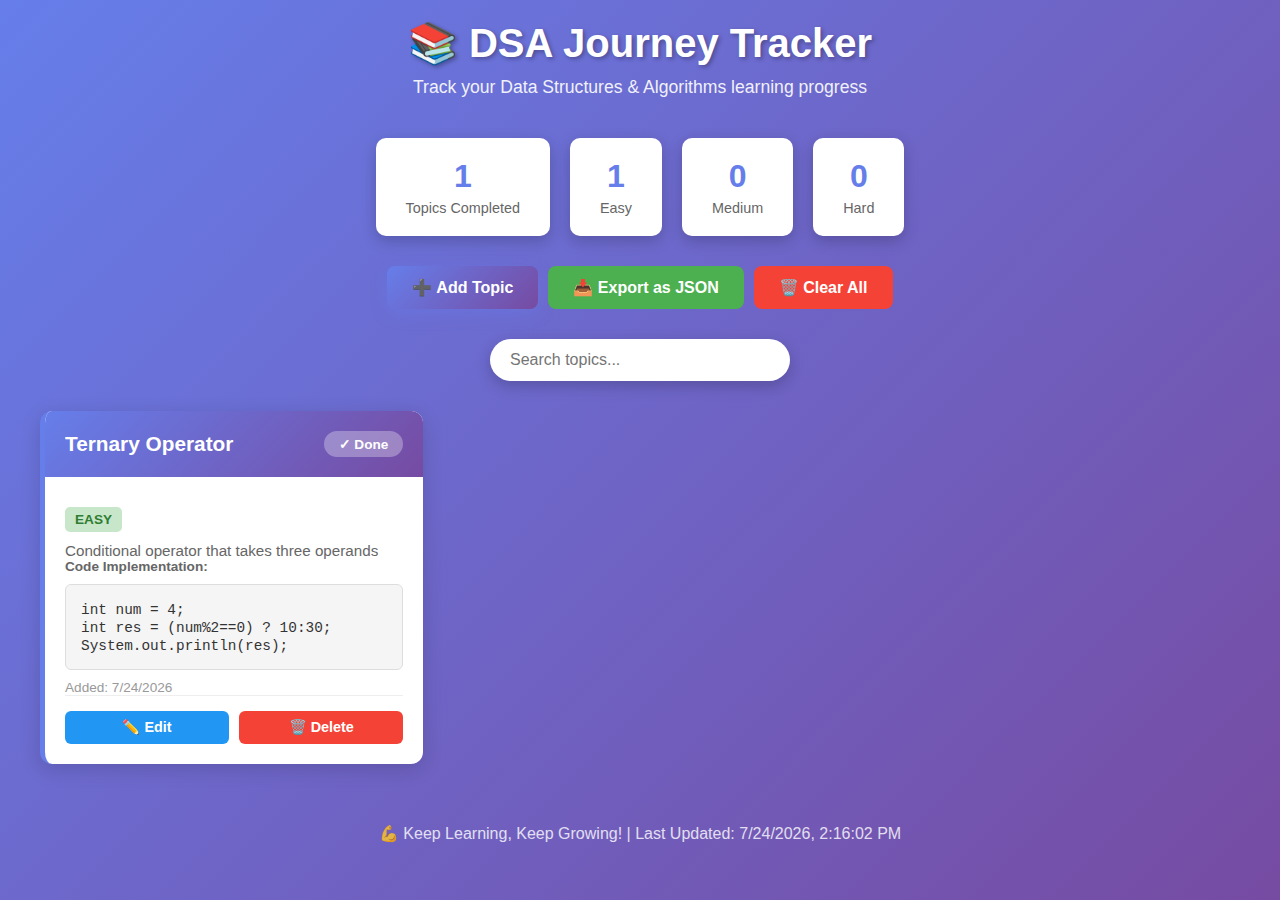
<file: index.html>
<!DOCTYPE html>
<html lang="en">
<head>
    <meta charset="UTF-8">
    <meta name="viewport" content="width=device-width, initial-scale=1.0">
    <title>DSA Journey Tracker</title>
    <style>
        * {
            margin: 0;
            padding: 0;
            box-sizing: border-box;
        }

        body {
            font-family: 'Segoe UI', Tahoma, Geneva, Verdana, sans-serif;
            background: linear-gradient(135deg, #667eea 0%, #764ba2 100%);
            min-height: 100vh;
            padding: 20px;
        }

        .container {
            max-width: 1200px;
            margin: 0 auto;
        }

        header {
            text-align: center;
            color: white;
            margin-bottom: 40px;
            animation: slideDown 0.6s ease;
        }

        header h1 {
            font-size: 2.5em;
            margin-bottom: 10px;
            text-shadow: 2px 2px 4px rgba(0,0,0,0.3);
        }

        header p {
            font-size: 1.1em;
            opacity: 0.9;
        }

        .stats {
            display: flex;
            gap: 20px;
            margin-bottom: 30px;
            justify-content: center;
            flex-wrap: wrap;
            animation: slideUp 0.6s ease;
        }

        .stat-card {
            background: white;
            padding: 20px 30px;
            border-radius: 10px;
            box-shadow: 0 5px 15px rgba(0,0,0,0.2);
            text-align: center;
        }

        .stat-card h3 {
            color: #667eea;
            font-size: 2em;
            margin-bottom: 5px;
        }

        .stat-card p {
            color: #666;
            font-size: 0.9em;
        }

        .controls {
            display: flex;
            gap: 10px;
            margin-bottom: 30px;
            justify-content: center;
            flex-wrap: wrap;
        }

        button {
            padding: 12px 25px;
            font-size: 1em;
            border: none;
            border-radius: 8px;
            cursor: pointer;
            transition: all 0.3s ease;
            font-weight: 600;
        }

        .btn-add {
            background: linear-gradient(135deg, #667eea 0%, #764ba2 100%);
            color: white;
            box-shadow: 0 5px 15px rgba(102, 126, 234, 0.4);
        }

        .btn-add:hover {
            transform: translateY(-2px);
            box-shadow: 0 7px 20px rgba(102, 126, 234, 0.6);
        }

        .btn-export {
            background: #4CAF50;
            color: white;
        }

        .btn-export:hover {
            background: #45a049;
        }

        .btn-clear {
            background: #f44336;
            color: white;
        }

        .btn-clear:hover {
            background: #da190b;
        }

        .modal {
            display: none;
            position: fixed;
            z-index: 1000;
            left: 0;
            top: 0;
            width: 100%;
            height: 100%;
            background-color: rgba(0,0,0,0.5);
            animation: fadeIn 0.3s ease;
        }

        .modal-content {
            background-color: white;
            margin: 5% auto;
            padding: 30px;
            border-radius: 10px;
            width: 90%;
            max-width: 500px;
            box-shadow: 0 10px 40px rgba(0,0,0,0.3);
        }

        .modal-content h2 {
            margin-bottom: 20px;
            color: #667eea;
        }

        .form-group {
            margin-bottom: 20px;
        }

        .form-group label {
            display: block;
            margin-bottom: 8px;
            color: #333;
            font-weight: 600;
        }

        .form-group input,
        .form-group textarea {
            width: 100%;
            padding: 12px;
            border: 2px solid #ddd;
            border-radius: 6px;
            font-family: inherit;
            font-size: 1em;
            transition: border-color 0.3s ease;
        }

        .form-group input:focus,
        .form-group textarea:focus {
            outline: none;
            border-color: #667eea;
        }

        .modal-buttons {
            display: flex;
            gap: 10px;
            justify-content: flex-end;
        }

        .close-btn {
            background: #ddd;
            color: #333;
            padding: 10px 20px;
            border-radius: 6px;
            cursor: pointer;
            border: none;
            font-weight: 600;
        }

        .close-btn:hover {
            background: #ccc;
        }

        .submit-btn {
            background: linear-gradient(135deg, #667eea 0%, #764ba2 100%);
            color: white;
            padding: 12px 25px;
            border-radius: 6px;
            cursor: pointer;
            border: none;
            font-weight: 600;
        }

        .submit-btn:hover {
            opacity: 0.9;
        }

        .topics-grid {
            display: grid;
            grid-template-columns: repeat(auto-fill, minmax(350px, 1fr));
            gap: 25px;
            animation: fadeIn 0.6s ease;
        }

        .topic-card {
            background: white;
            border-radius: 12px;
            overflow: hidden;
            box-shadow: 0 5px 20px rgba(0,0,0,0.15);
            transition: all 0.3s ease;
            border-left: 5px solid #667eea;
        }

        .topic-card:hover {
            transform: translateY(-8px);
            box-shadow: 0 10px 30px rgba(0,0,0,0.25);
        }

        .topic-header {
            background: linear-gradient(135deg, #667eea 0%, #764ba2 100%);
            color: white;
            padding: 20px;
            display: flex;
            justify-content: space-between;
            align-items: center;
        }

        .topic-header h3 {
            font-size: 1.3em;
            margin: 0;
        }

        .status-badge {
            background: rgba(255,255,255,0.3);
            padding: 5px 15px;
            border-radius: 20px;
            font-size: 0.85em;
            font-weight: 600;
        }

        .topic-body {
            padding: 20px;
        }

        .code-block {
            background: #f5f5f5;
            border: 1px solid #ddd;
            border-radius: 6px;
            padding: 15px;
            margin: 10px 0;
            overflow-x: auto;
        }

        .code-block code {
            font-family: 'Courier New', monospace;
            font-size: 0.9em;
            color: #333;
            white-space: pre-wrap;
            word-break: break-word;
        }

        .code-label {
            font-size: 0.85em;
            color: #666;
            margin-bottom: 5px;
            font-weight: 600;
        }

        .topic-footer {
            display: flex;
            gap: 10px;
            justify-content: space-between;
            padding-top: 15px;
            border-top: 1px solid #eee;
        }

        .btn-small {
            padding: 8px 15px;
            font-size: 0.9em;
            border: none;
            border-radius: 6px;
            cursor: pointer;
            transition: all 0.3s ease;
            flex: 1;
        }

        .btn-edit {
            background: #2196F3;
            color: white;
        }

        .btn-edit:hover {
            background: #0b7dda;
        }

        .btn-delete {
            background: #f44336;
            color: white;
        }

        .btn-delete:hover {
            background: #da190b;
        }

        .empty-state {
            text-align: center;
            padding: 60px 20px;
            color: white;
        }

        .empty-state h2 {
            font-size: 2em;
            margin-bottom: 10px;
        }

        .empty-state p {
            font-size: 1.1em;
            opacity: 0.8;
        }

        @keyframes slideDown {
            from {
                opacity: 0;
                transform: translateY(-20px);
            }
            to {
                opacity: 1;
                transform: translateY(0);
            }
        }

        @keyframes slideUp {
            from {
                opacity: 0;
                transform: translateY(20px);
            }
            to {
                opacity: 1;
                transform: translateY(0);
            }
        }

        @keyframes fadeIn {
            from {
                opacity: 0;
            }
            to {
                opacity: 1;
            }
        }

        .close-modal {
            color: #aaa;
            float: right;
            font-size: 28px;
            font-weight: bold;
            cursor: pointer;
            line-height: 20px;
        }

        .close-modal:hover {
            color: #000;
        }

        footer {
            text-align: center;
            color: white;
            margin-top: 40px;
            padding: 20px;
            opacity: 0.8;
        }

        .search-box {
            margin-bottom: 30px;
            display: flex;
            gap: 10px;
            justify-content: center;
        }

        .search-box input {
            padding: 12px 20px;
            border: none;
            border-radius: 25px;
            width: 300px;
            max-width: 100%;
            font-size: 1em;
            box-shadow: 0 5px 15px rgba(0,0,0,0.2);
        }

        .difficulty {
            display: inline-block;
            padding: 5px 10px;
            border-radius: 5px;
            font-size: 0.85em;
            font-weight: 600;
            margin-top: 10px;
        }

        .difficulty.easy {
            background: #c8e6c9;
            color: #2e7d32;
        }

        .difficulty.medium {
            background: #ffe0b2;
            color: #e65100;
        }

        .difficulty.hard {
            background: #ffcdd2;
            color: #c62828;
        }
    </style>
</head>
<body>
    <div class="container">
        <header>
            <h1>📚 DSA Journey Tracker</h1>
            <p>Track your Data Structures & Algorithms learning progress</p>
        </header>

        <div class="stats">
            <div class="stat-card">
                <h3 id="totalTopics">0</h3>
                <p>Topics Completed</p>
            </div>
            <div class="stat-card">
                <h3 id="easy">0</h3>
                <p>Easy</p>
            </div>
            <div class="stat-card">
                <h3 id="medium">0</h3>
                <p>Medium</p>
            </div>
            <div class="stat-card">
                <h3 id="hard">0</h3>
                <p>Hard</p>
            </div>
        </div>

        <div class="controls">
            <button class="btn-add" onclick="openAddModal()">➕ Add Topic</button>
            <button class="btn-export" onclick="exportData()">📥 Export as JSON</button>
            <button class="btn-clear" onclick="clearAllData()">🗑️ Clear All</button>
        </div>

        <div class="search-box">
            <input type="text" id="searchInput" placeholder="Search topics..." onkeyup="filterTopics()">
        </div>

        <div id="topicsContainer" class="topics-grid"></div>

        <div id="emptyState" class="empty-state">
            <h2>No topics yet!</h2>
            <p>Click "Add Topic" to start tracking your DSA journey</p>
        </div>
    </div>

    <footer>
        <p>💪 Keep Learning, Keep Growing! | Last Updated: <span id="lastUpdated"></span></p>
    </footer>

    <!-- Add/Edit Modal -->
    <div id="topicModal" class="modal">
        <div class="modal-content">
            <span class="close-modal" onclick="closeModal()">&times;</span>
            <h2 id="modalTitle">Add New Topic</h2>
            
            <div class="form-group">
                <label for="topicName">Topic Name *</label>
                <input type="text" id="topicName" placeholder="e.g., Binary Search, Merge Sort">
            </div>

            <div class="form-group">
                <label for="difficulty">Difficulty Level</label>
                <select id="difficulty" style="width: 100%; padding: 12px; border: 2px solid #ddd; border-radius: 6px; font-size: 1em;">
                    <option value="easy">Easy</option>
                    <option value="medium" selected>Medium</option>
                    <option value="hard">Hard</option>
                </select>
            </div>

            <div class="form-group">
                <label for="description">Description</label>
                <textarea id="description" rows="3" placeholder="What does this topic cover?"></textarea>
            </div>

            <div class="form-group">
                <label for="code">Code Implementation</label>
                <textarea id="code" rows="8" placeholder="Paste your code here..."></textarea>
            </div>

            <div class="modal-buttons">
                <button class="close-btn" onclick="closeModal()">Cancel</button>
                <button class="submit-btn" onclick="saveTopic()">Save Topic</button>
            </div>
        </div>
    </div>

    <script>
        let topics = [];
        let editingIndex = -1;

        // Load data from localStorage on page load
        function loadData() {
            const stored = localStorage.getItem('dsaTopics');
            if (stored) {
                topics = JSON.parse(stored);
            } else {
                // Sample data for first time
                topics = [
                    {
                        name: "Ternary Operator",
                        difficulty: "easy",
                        description: "Conditional operator that takes three operands",
                        code: "int num = 4;\nint res = (num%2==0) ? 10:30;\nSystem.out.println(res);",
                        dateAdded: new Date().toLocaleDateString()
                    }
                ];
                saveData();
            }
            renderTopics();
            updateStats();
        }

        // Save data to localStorage
        function saveData() {
            localStorage.setItem('dsaTopics', JSON.stringify(topics));
            document.getElementById('lastUpdated').textContent = new Date().toLocaleString();
        }

        // Open add modal
        function openAddModal() {
            editingIndex = -1;
            document.getElementById('modalTitle').textContent = 'Add New Topic';
            document.getElementById('topicName').value = '';
            document.getElementById('description').value = '';
            document.getElementById('code').value = '';
            document.getElementById('difficulty').value = 'medium';
            document.getElementById('topicModal').style.display = 'block';
            document.getElementById('topicName').focus();
        }

        // Open edit modal
        function openEditModal(index) {
            editingIndex = index;
            const topic = topics[index];
            document.getElementById('modalTitle').textContent = 'Edit Topic';
            document.getElementById('topicName').value = topic.name;
            document.getElementById('description').value = topic.description;
            document.getElementById('code').value = topic.code;
            document.getElementById('difficulty').value = topic.difficulty;
            document.getElementById('topicModal').style.display = 'block';
            document.getElementById('topicName').focus();
        }

        // Close modal
        function closeModal() {
            document.getElementById('topicModal').style.display = 'none';
            editingIndex = -1;
        }

        // Save topic
        function saveTopic() {
            const name = document.getElementById('topicName').value.trim();
            const description = document.getElementById('description').value.trim();
            const code = document.getElementById('code').value.trim();
            const difficulty = document.getElementById('difficulty').value;

            if (!name) {
                alert('Please enter a topic name!');
                return;
            }

            const topic = {
                name,
                difficulty,
                description,
                code,
                dateAdded: editingIndex === -1 ? new Date().toLocaleDateString() : topics[editingIndex].dateAdded
            };

            if (editingIndex === -1) {
                topics.push(topic);
            } else {
                topics[editingIndex] = topic;
            }

            saveData();
            renderTopics();
            updateStats();
            closeModal();
        }

        // Delete topic
        function deleteTopic(index) {
            if (confirm('Are you sure you want to delete this topic?')) {
                topics.splice(index, 1);
                saveData();
                renderTopics();
                updateStats();
            }
        }

        // Render all topics
        function renderTopics() {
            const container = document.getElementById('topicsContainer');
            const emptyState = document.getElementById('emptyState');
            const searchTerm = document.getElementById('searchInput').value.toLowerCase();

            const filtered = topics.filter(topic => 
                topic.name.toLowerCase().includes(searchTerm)
            );

            if (filtered.length === 0) {
                container.style.display = 'none';
                emptyState.style.display = 'block';
                return;
            }

            container.style.display = 'grid';
            emptyState.style.display = 'none';
            container.innerHTML = filtered.map((topic, index) => {
                const actualIndex = topics.indexOf(topic);
                return `
                    <div class="topic-card">
                        <div class="topic-header">
                            <h3>${topic.name}</h3>
                            <span class="status-badge">✓ Done</span>
                        </div>
                        <div class="topic-body">
                            <span class="difficulty ${topic.difficulty}">${topic.difficulty.toUpperCase()}</span>
                            ${topic.description ? `<p style="margin-top: 10px; color: #666; font-size: 0.95em;">${topic.description}</p>` : ''}
                            ${topic.code ? `
                                <div class="code-label">Code Implementation:</div>
                                <div class="code-block">
                                    <code>${escapeHtml(topic.code)}</code>
                                </div>
                            ` : ''}
                            <div style="font-size: 0.85em; color: #999; margin-top: 10px;">Added: ${topic.dateAdded}</div>
                            <div class="topic-footer">
                                <button class="btn-small btn-edit" onclick="openEditModal(${actualIndex})">✏️ Edit</button>
                                <button class="btn-small btn-delete" onclick="deleteTopic(${actualIndex})">🗑️ Delete</button>
                            </div>
                        </div>
                    </div>
                `;
            }).join('');
        }

        // Update statistics
        function updateStats() {
            document.getElementById('totalTopics').textContent = topics.length;
            document.getElementById('easy').textContent = topics.filter(t => t.difficulty === 'easy').length;
            document.getElementById('medium').textContent = topics.filter(t => t.difficulty === 'medium').length;
            document.getElementById('hard').textContent = topics.filter(t => t.difficulty === 'hard').length;
        }

        // Filter topics by search
        function filterTopics() {
            renderTopics();
        }

        // Export data as JSON
        function exportData() {
            const dataStr = JSON.stringify(topics, null, 2);
            const dataBlob = new Blob([dataStr], { type: 'application/json' });
            const url = URL.createObjectURL(dataBlob);
            const link = document.createElement('a');
            link.href = url;
            link.download = `dsa-journey-${new Date().getTime()}.json`;
            link.click();
            URL.revokeObjectURL(url);
        }

        // Clear all data
        function clearAllData() {
            if (confirm('Are you sure you want to delete ALL topics? This cannot be undone!')) {
                topics = [];
                saveData();
                renderTopics();
                updateStats();
            }
        }

        // Escape HTML special characters
        function escapeHtml(text) {
            const map = {
                '&': '&amp;',
                '<': '&lt;',
                '>': '&gt;',
                '"': '&quot;',
                "'": '&#039;'
            };
            return text.replace(/[&<>"']/g, m => map[m]);
        }

        // Close modal when clicking outside
        window.onclick = function(event) {
            const modal = document.getElementById('topicModal');
            if (event.target === modal) {
                closeModal();
            }
        }

        // Initialize
        loadData();
    </script>
</body>
</html>
</file>
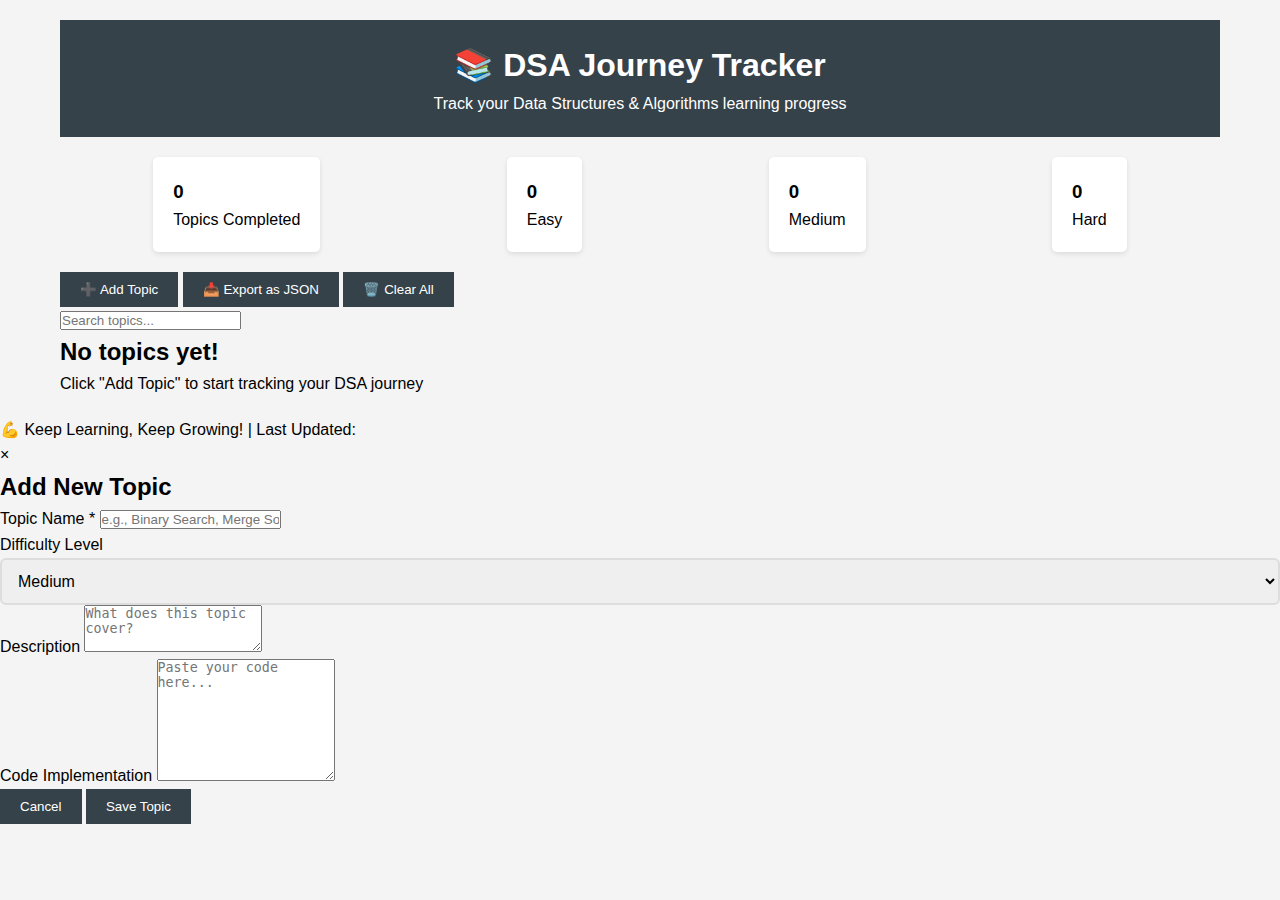
<file: DSA Journey Website/index.html>
<!DOCTYPE html>
<html lang="en">

<head>
    <meta charset="UTF-8">
    <meta name="viewport" content="width=device-width, initial-scale=1.0">
    <title>DSA Journey Tracker</title>
    <link rel="stylesheet" href="styles.css">
</head>

<body>
    <div class="container">
        <header>
            <h1>📚 DSA Journey Tracker</h1>
            <p>Track your Data Structures & Algorithms learning progress</p>
        </header>

        <div class="stats">
            <div class="stat-card">
                <h3 id="totalTopics">0</h3>
                <p>Topics Completed</p>
            </div>
            <div class="stat-card">
                <h3 id="easy">0</h3>
                <p>Easy</p>
            </div>
            <div class="stat-card">
                <h3 id="medium">0</h3>
                <p>Medium</p>
            </div>
            <div class="stat-card">
                <h3 id="hard">0</h3>
                <p>Hard</p>
            </div>
        </div>

        <div class="controls">
            <button class="btn-add" onclick="openAddModal()">➕ Add Topic</button>
            <button class="btn-export" onclick="exportData()">📥 Export as JSON</button>
            <button class="btn-clear" onclick="clearAllData()">🗑️ Clear All</button>
        </div>

        <div class="search-box">
            <input type="text" id="searchInput" placeholder="Search topics..." onkeyup="filterTopics()">
        </div>

        <div id="topicsContainer" class="topics-grid"></div>

        <div id="emptyState" class="empty-state">
            <h2>No topics yet!</h2>
            <p>Click "Add Topic" to start tracking your DSA journey</p>
        </div>
    </div>

    <footer>
        <p>💪 Keep Learning, Keep Growing! | Last Updated: <span id="lastUpdated"></span></p>
    </footer>

    <!-- Add/Edit Modal -->
    <div id="topicModal" class="modal">
        <div class="modal-content">
            <span class="close-modal" onclick="closeModal()">&times;</span>
            <h2 id="modalTitle">Add New Topic</h2>

            <div class="form-group">
                <label for="topicName">Topic Name *</label>
                <input type="text" id="topicName" placeholder="e.g., Binary Search, Merge Sort">
            </div>

            <div class="form-group">
                <label for="difficulty">Difficulty Level</label>
                <select id="difficulty"
                    style="width: 100%; padding: 12px; border: 2px solid #ddd; border-radius: 6px; font-size: 1em;">
                    <option value="easy">Easy</option>
                    <option value="medium" selected>Medium</option>
                    <option value="hard">Hard</option>
                </select>
            </div>

            <div class="form-group">
                <label for="description">Description</label>
                <textarea id="description" rows="3" placeholder="What does this topic cover?"></textarea>
            </div>

            <div class="form-group">
                <label for="code">Code Implementation</label>
                <textarea id="code" rows="8" placeholder="Paste your code here..."></textarea>
            </div>

            <div class="modal-buttons">
                <button class="close-btn" onclick="closeModal()">Cancel</button>
                <button class="submit-btn" onclick="saveTopic()">Save Topic</button>
            </div>
        </div>
    </div>

    <script src="script.js"></script>
</body>

</html>
</file>
<file: DSA Journey Website/styles.css>
/* Reset some default styles */
* {
    margin: 0;
    padding: 0;
    box-sizing: border-box;
}

body {
    font-family: 'Arial', sans-serif;
    line-height: 1.6;
    background-color: #f4f4f4;
}

.container {
    max-width: 1200px;
    margin: auto;
    padding: 20px;
}

header {
    background: #35424a;
    color: #ffffff;
    padding: 20px 0;
    text-align: center;
}

header h1 {
    margin: 0;
}

.stats {
    display: flex;
    justify-content: space-around;
    margin: 20px 0;
}

.stat-card {
    background: #ffffff;
    padding: 20px;
    border-radius: 5px;
    box-shadow: 0 2px 5px rgba(0,0,0,0.1);
}

button {
    background: #35424a;
    color: #ffffff;
    border: none;
    padding: 10px 20px;
    cursor: pointer;
}

button:hover {
    background: #45a049;
}
</file>
